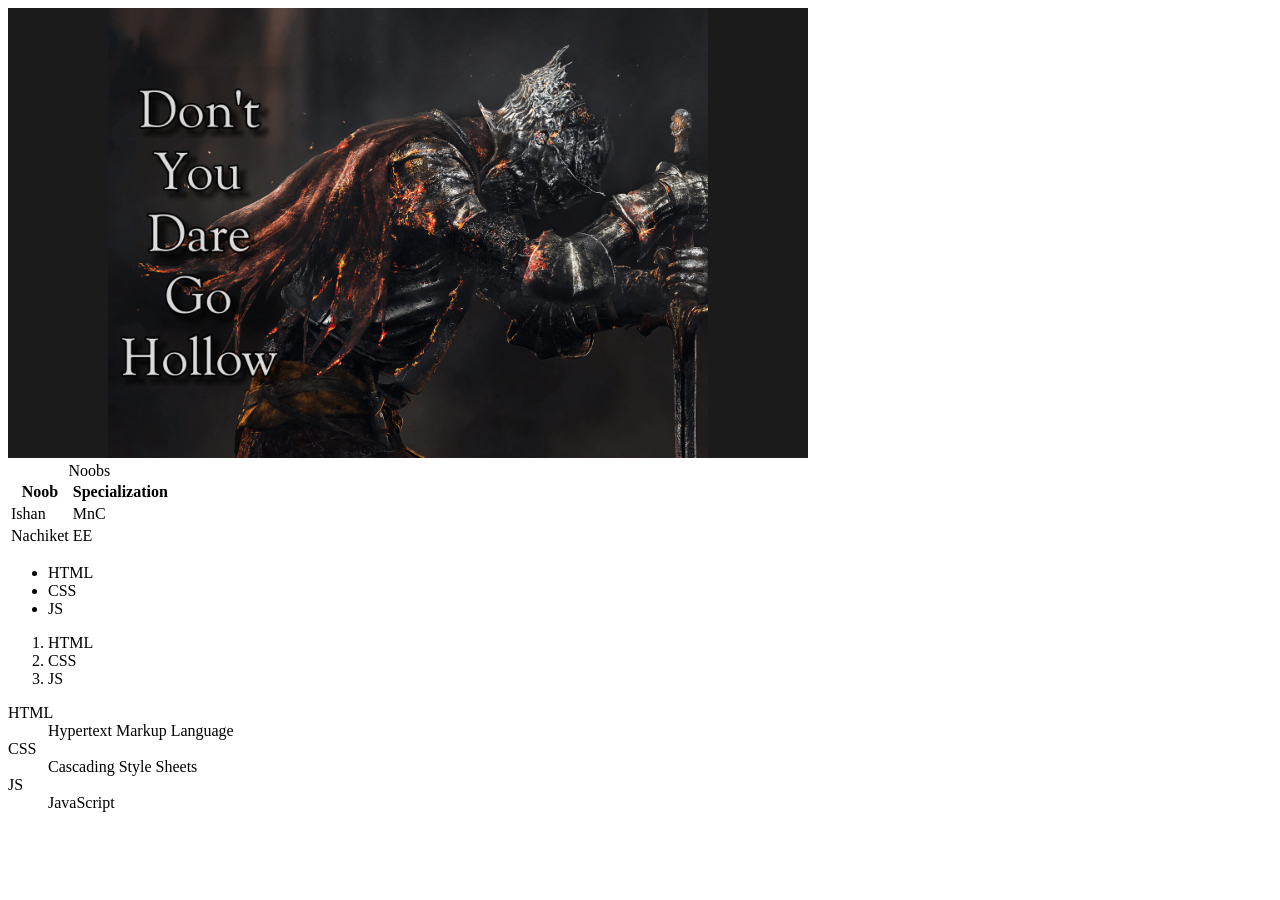
<file: Starting/index.html>
<!DOCTYPE html>
<html lang="en">
<head>
    <meta charset="UTF-8">
    <meta name="viewport" content="width=device-width, initial-scale=1.0">
    <title>Images</title>
</head>
<body>
    <img width="800" src="Screenshot 2024-09-21 224440.png" alt="Image">
    <table>
        <caption font-weight="bold">Noobs</caption>
        <thead>
            <tr>
                <th font-weight="bold" colspan="2">Noob </th>
                <th colspan="2">Specialization</th>
            </tr>
        </thead>
        <tbody>
            <tr>
                <td colspan="2">Ishan</td>
                <td colspan="2">MnC</td>
            </tr>
            <tr>
                <td colspan="2">Nachiket</td>
                <td colspan="2">EE</td>
            </tr>
        </tbody>
    </table>
    <ul>
        <li>HTML</li>
        <li>CSS</li>
        <li>JS</li>
    </ul>
    <ol>
        <li>HTML</li>
        <li>CSS</li>
        <li>JS</li>
    </ol>
    <dl type="Horizontal"> 
        <dt>HTML</dt>
        <dd>Hypertext Markup Language</dd>
        <dt>CSS</dt>
        <dd>Cascading Style Sheets</dd>
        <dt>JS</dt>
        <dd>JavaScript</dd>
    </dl>
</body>
</html>
</file>
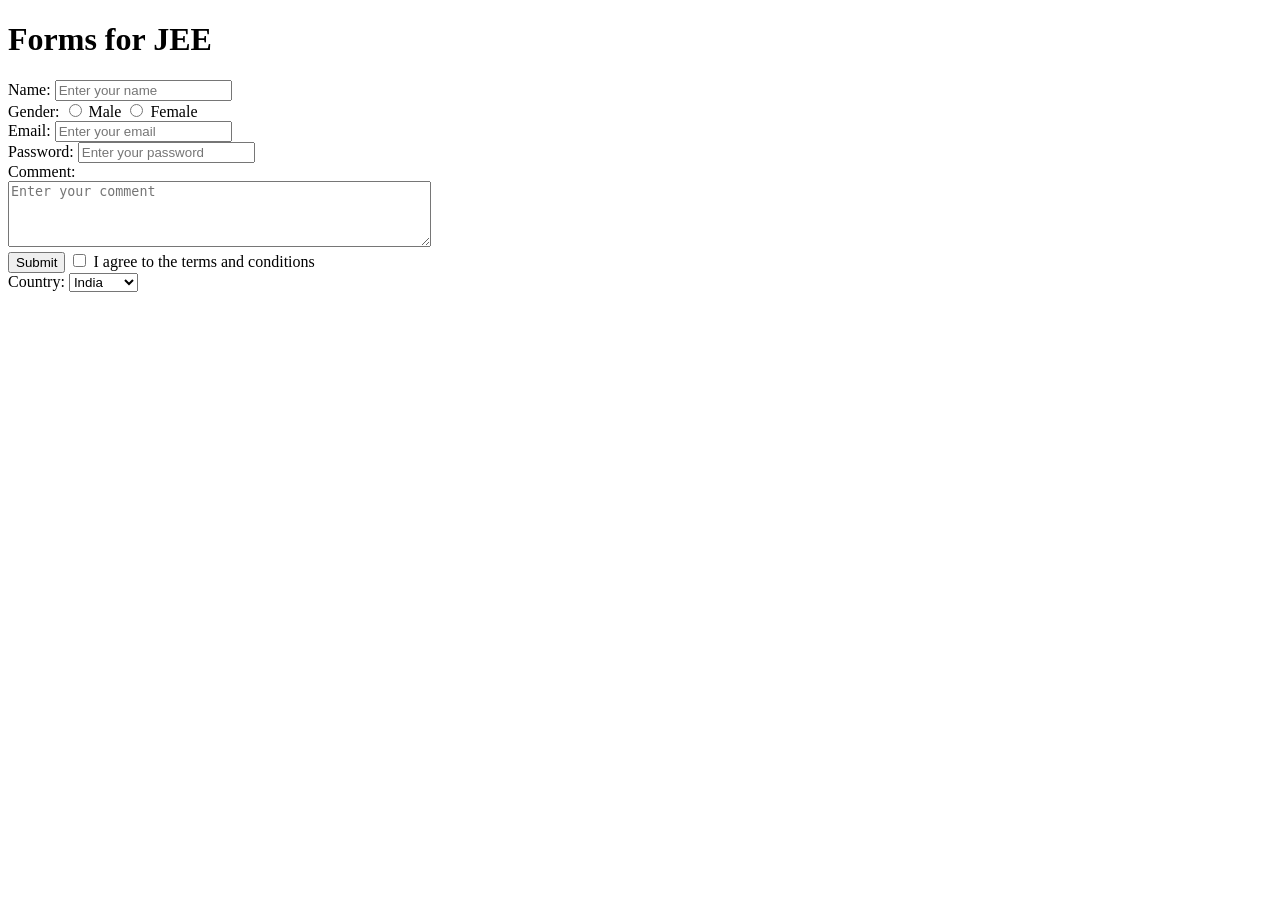
<file: Struggling1/index.html>
<!DOCTYPE html>
<html lang="en">
<head>
    <meta charset="UTF-8">
    <meta name="viewport" content="width=device-width, initial-scale=1.0">
    <title>Document</title>
</head>
<body>
    <h1>Forms for JEE</h1>
    <form action="post">
        <div>
            <label for="name">Name:</label>
            <input type="text" name="name" placeholder="Enter your name">
        </div>
        <div>
            <label for="gender">Gender:</label>
            <input type="radio" name="gender" value="male" id="male">
            <label for="male">Male</label>
            <input type="radio" name="gender" value="female" id="female">
            <label for="female">Female</label>
        </div>
        <div>
            <label for="email">Email:</label>
            <input type="email" name="email" placeholder="Enter your email">
        </div>
        <div>
            <label for="password">Password:</label>
            <input type="password" name="password" placeholder="Enter your password">
        </div>
        <div>
            <label for="Comment">Comment:</label>
            <br>
            <textarea name="Comment" placeholder="Enter your comment" rows="4" cols="50"></textarea>
        </div>
        <button type="submit">Submit</button>
        <input type="checkbox" name="terms" id="terms">
        <label for="terms">I agree to the terms and conditions</label>
        <div>
            <label for="country">Country:</label>
            <select name="country" id="country">
                <option value="India">India</option>
                <option value="USA">USA</option>
                <option value="UK">UK</option>
                <option value="Canada">Canada</option>
            </select>
    </form>
</body>
</html>
</file>
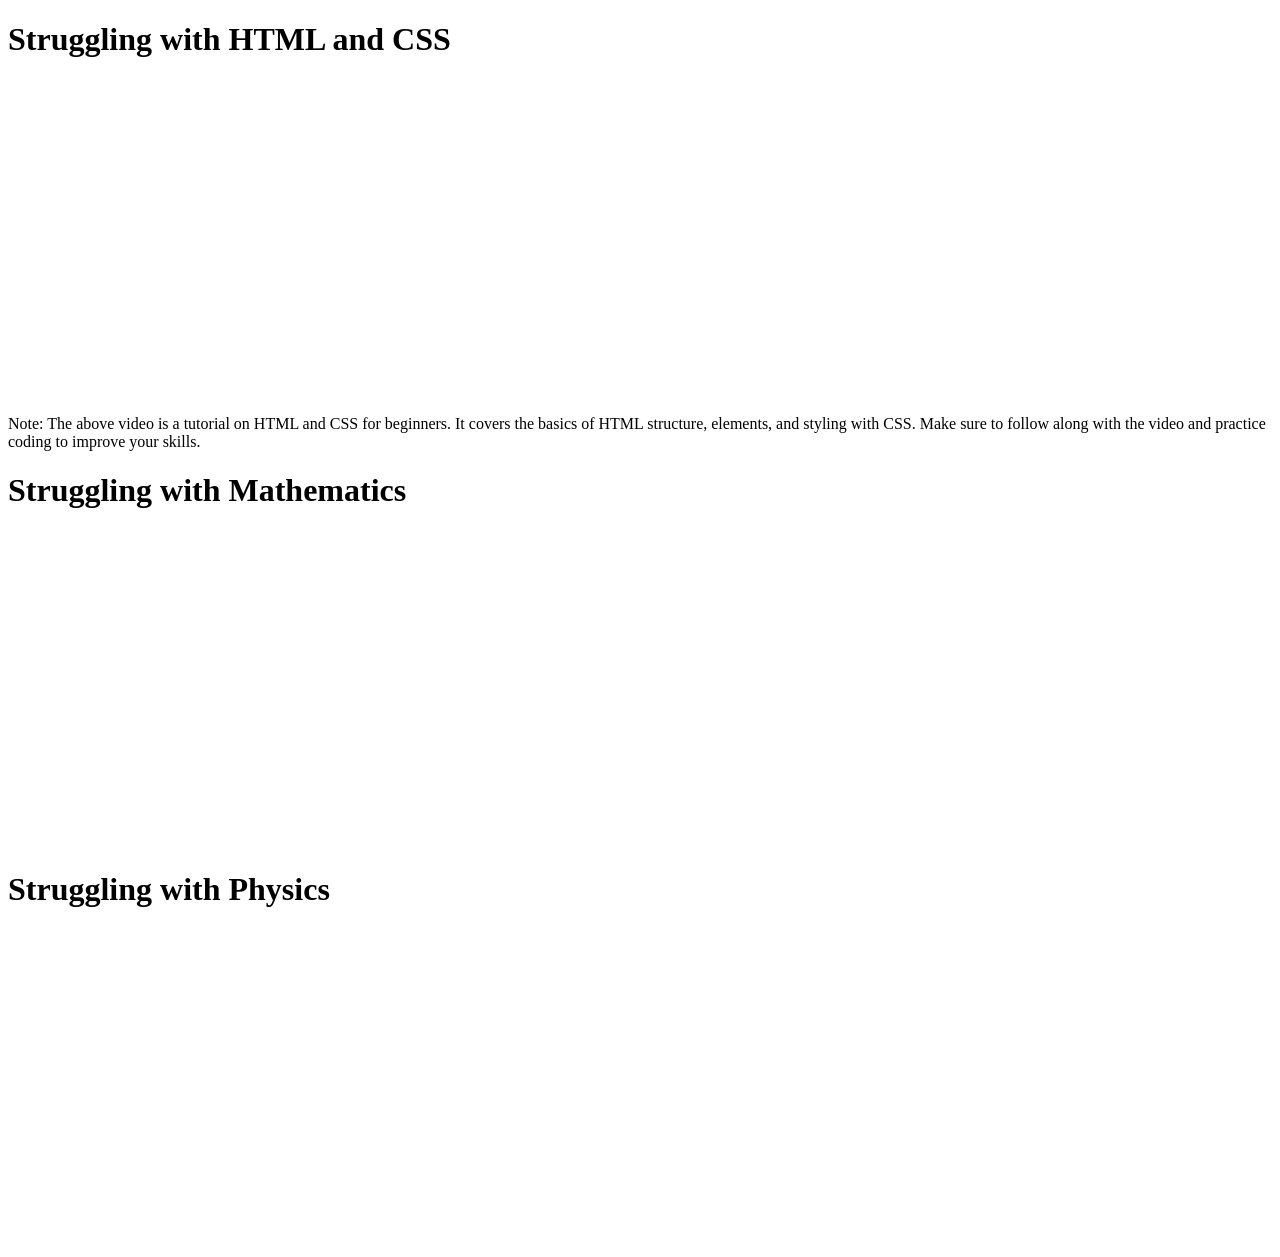
<file: Struggling3/index.html>
<!DOCTYPE html>
<html lang="en">

<head>
    <meta charset="UTF-8">
    <meta name="viewport" content="width=device-width, initial-scale=1.0">
    <title>Document</title>
</head>

<body>
    <div>
        <h1>Struggling with HTML and CSS</h1>
    <iframe width="560" height="315" src="https://www.youtube.com/embed/XZwBNDGuWGU?si=JKWR5SfbCn6aoGHY" title="YouTube video player" frameborder="0" allow="accelerometer; autoplay; clipboard-write; encrypted-media; gyroscope; picture-in-picture; web-share" referrerpolicy="strict-origin-when-cross-origin" allowfullscreen></iframe>
    </div>
    <p font-size="26px">Note: The above video is a tutorial on HTML and CSS for beginners. It covers the basics of HTML structure, elements, and styling with CSS. Make sure to follow along with the video and practice coding to improve your skills.</p>
    <div>
        <h1>Struggling with Mathematics</h1>
    <iframe width="560" height="315" src="https://www.youtube.com/embed/kL2yVY7q2xo?si=Zk65WyWKQPOhACx2" title="YouTube video player" frameborder="0" allow="accelerometer; autoplay; clipboard-write; encrypted-media; gyroscope; picture-in-picture; web-share" referrerpolicy="strict-origin-when-cross-origin" allowfullscreen></iframe>
</div>
<div>
    <h1>Struggling with Physics</h1>
    <iframe width="560" height="315" src="https://www.youtube.com/embed/Mm9zqLPbXzY?si=dZ_NFJw17akE8IUB" title="YouTube video player" frameborder="0" allow="accelerometer; autoplay; clipboard-write; encrypted-media; gyroscope; picture-in-picture; web-share" referrerpolicy="strict-origin-when-cross-origin" allowfullscreen></iframe>    
</body>

</html>
</file>
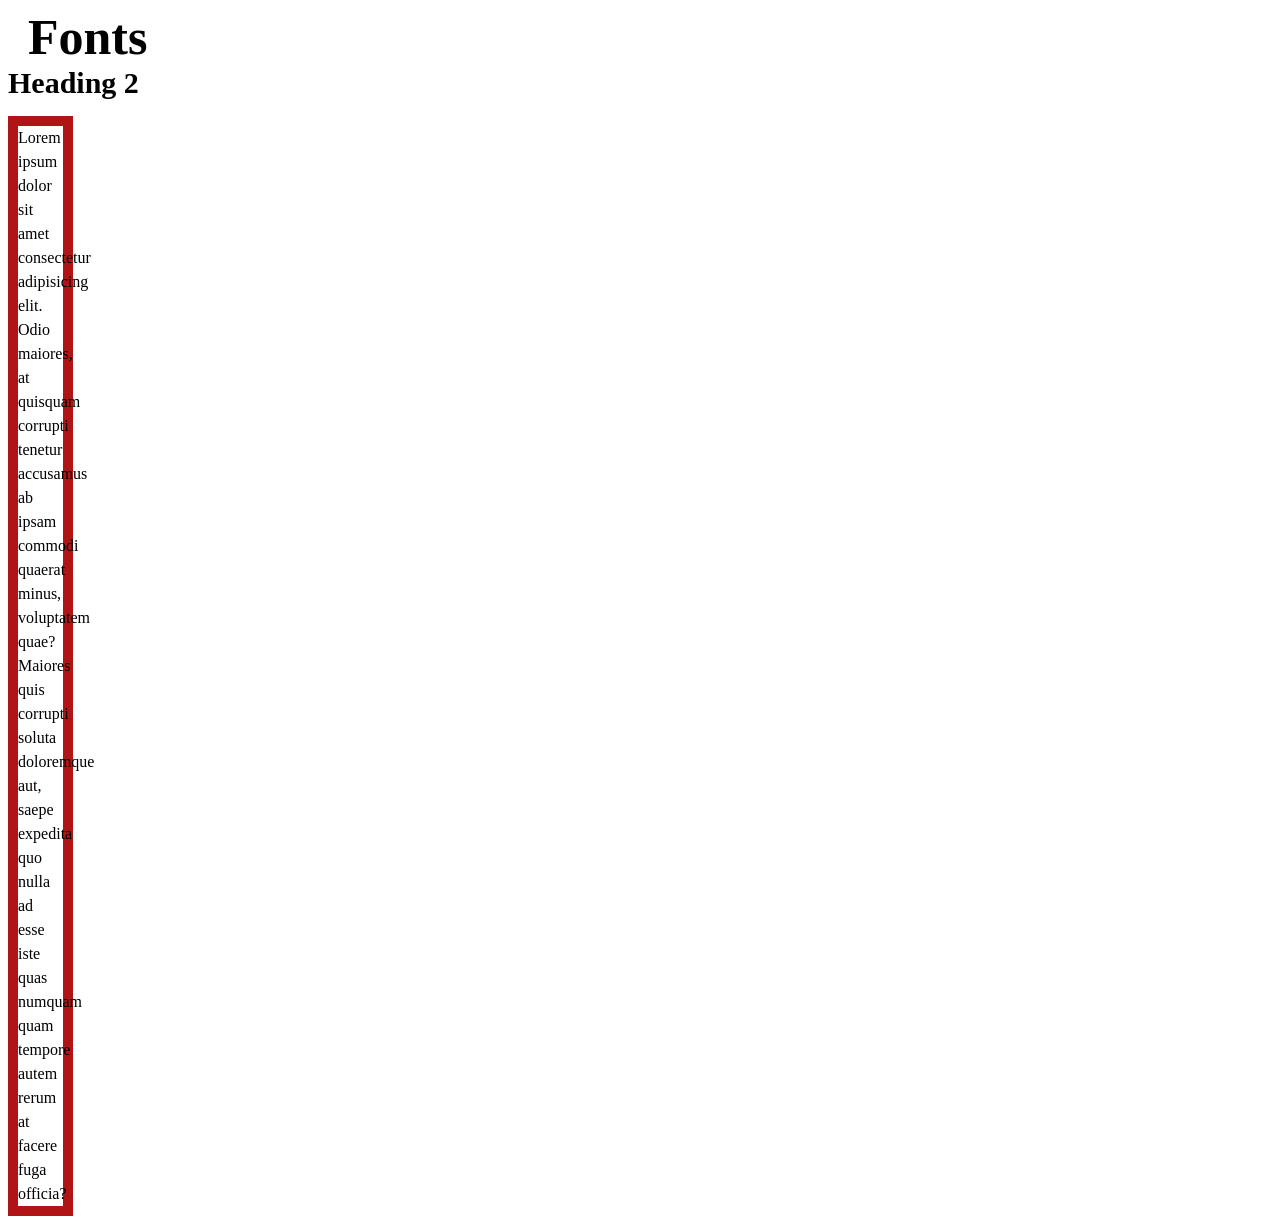
<file: Struggling5/index.html>
<!DOCTYPE html>
<html lang="en">
<head>
    <meta charset="UTF-8">
    <meta name="viewport" content="width=device-width, initial-scale=1.0">
    <title>Document</title>
    <style>
        h1{
            font-family: 'Merryweather', serif;
            font-size: 50px;
            margin: 0px;
            font-weight: 700;
            text-indent: 20px;
        }
        h2{
            font-family: 'Baloo 2', cursive;
            font-size: 30px;
            margin: 0px;
        }
        p{
            border: 10px solid rgb(176, 20, 20);
            width: 45px;
            line-height: 1.5;
            overflow: ellipsis;
        }
    </style>
</head>
<body>
    <div>
       <h1>Fonts</h1>
       <h2>Heading 2</h2>
    </div>
    <p>Lorem ipsum dolor sit amet consectetur adipisicing elit. Odio maiores, at quisquam corrupti tenetur accusamus ab ipsam commodi quaerat minus, voluptatem quae? Maiores quis corrupti soluta doloremque aut, saepe expedita quo nulla ad esse iste quas numquam quam tempore autem rerum at facere fuga officia?</p>
    
</body>
</html>
</file>
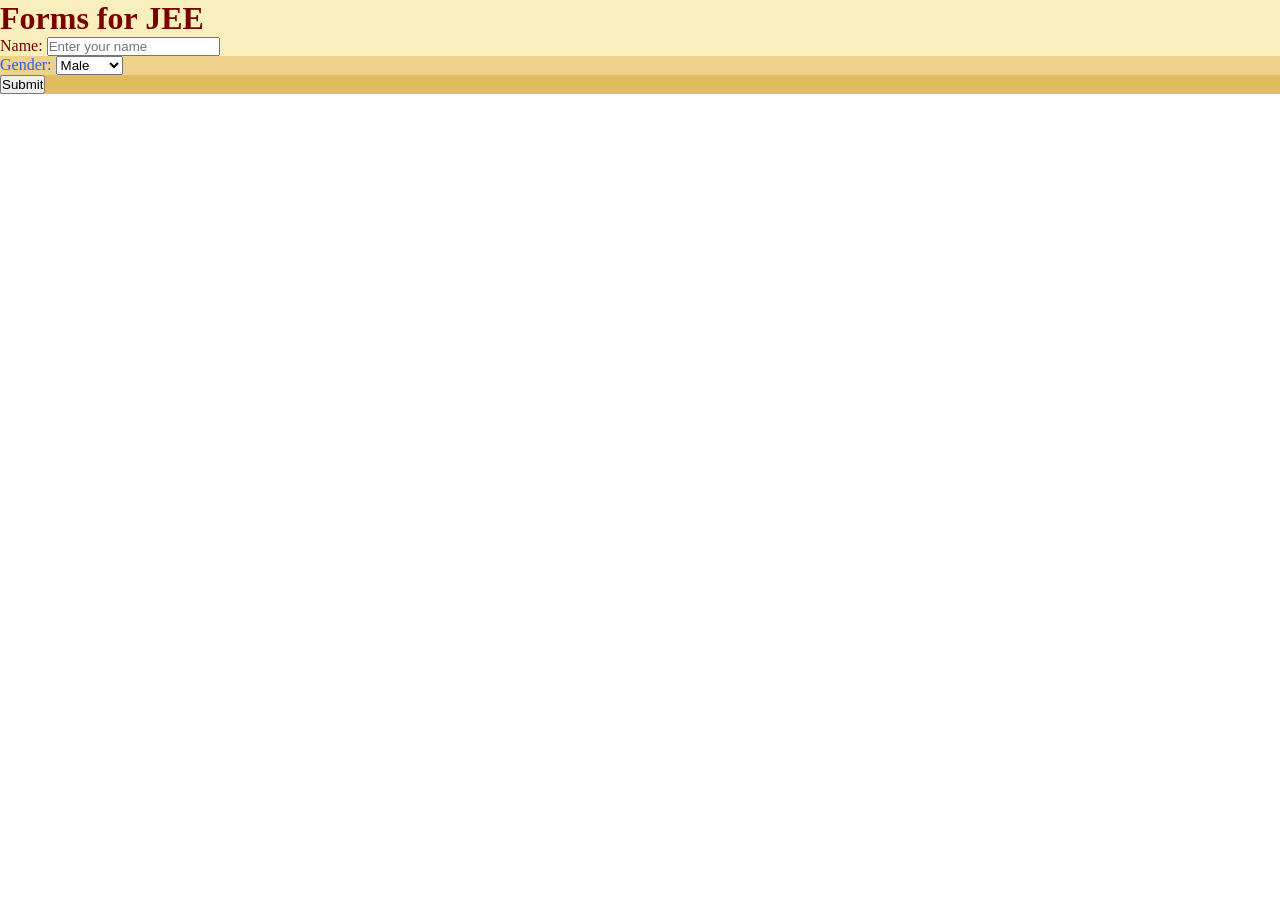
<file: Stuggling4/index.html>
<!DOCTYPE html>
<html lang="en">
<head>
    <meta charset="UTF-8">
    <meta name="viewport" content="width=device-width, initial-scale=1.0">
    <title>Document</title>
    <style>
          .container{
            background-color: #f0db686f;
            color: #790000;
          }
          .gender{
            background-color: #efd289;
            color: #2660f3;
          }
          .submit{
            background-color: #e1bc5f;
          }
          *{
            margin:0;
            padding:0;
        }
    </style>
</head>
<body>
    <div class="container">
        <h1>Forms for JEE</h1>
        <form action="post">
            <div>
                <label for="name">Name:</label>
                <input type="text" name="name" placeholder="Enter your name">
            </div>
            <div class="gender">
                <label for="gender">Gender:</label>
                <select name="gender">
                    <option value="male">Male</option>
                    <option value="female">Female</option>
                </select>
            </div>
            <div class="submit">
                <input type="submit" value="Submit">
            </div>
        </form>
    </div>
</body>
</html>
</file>
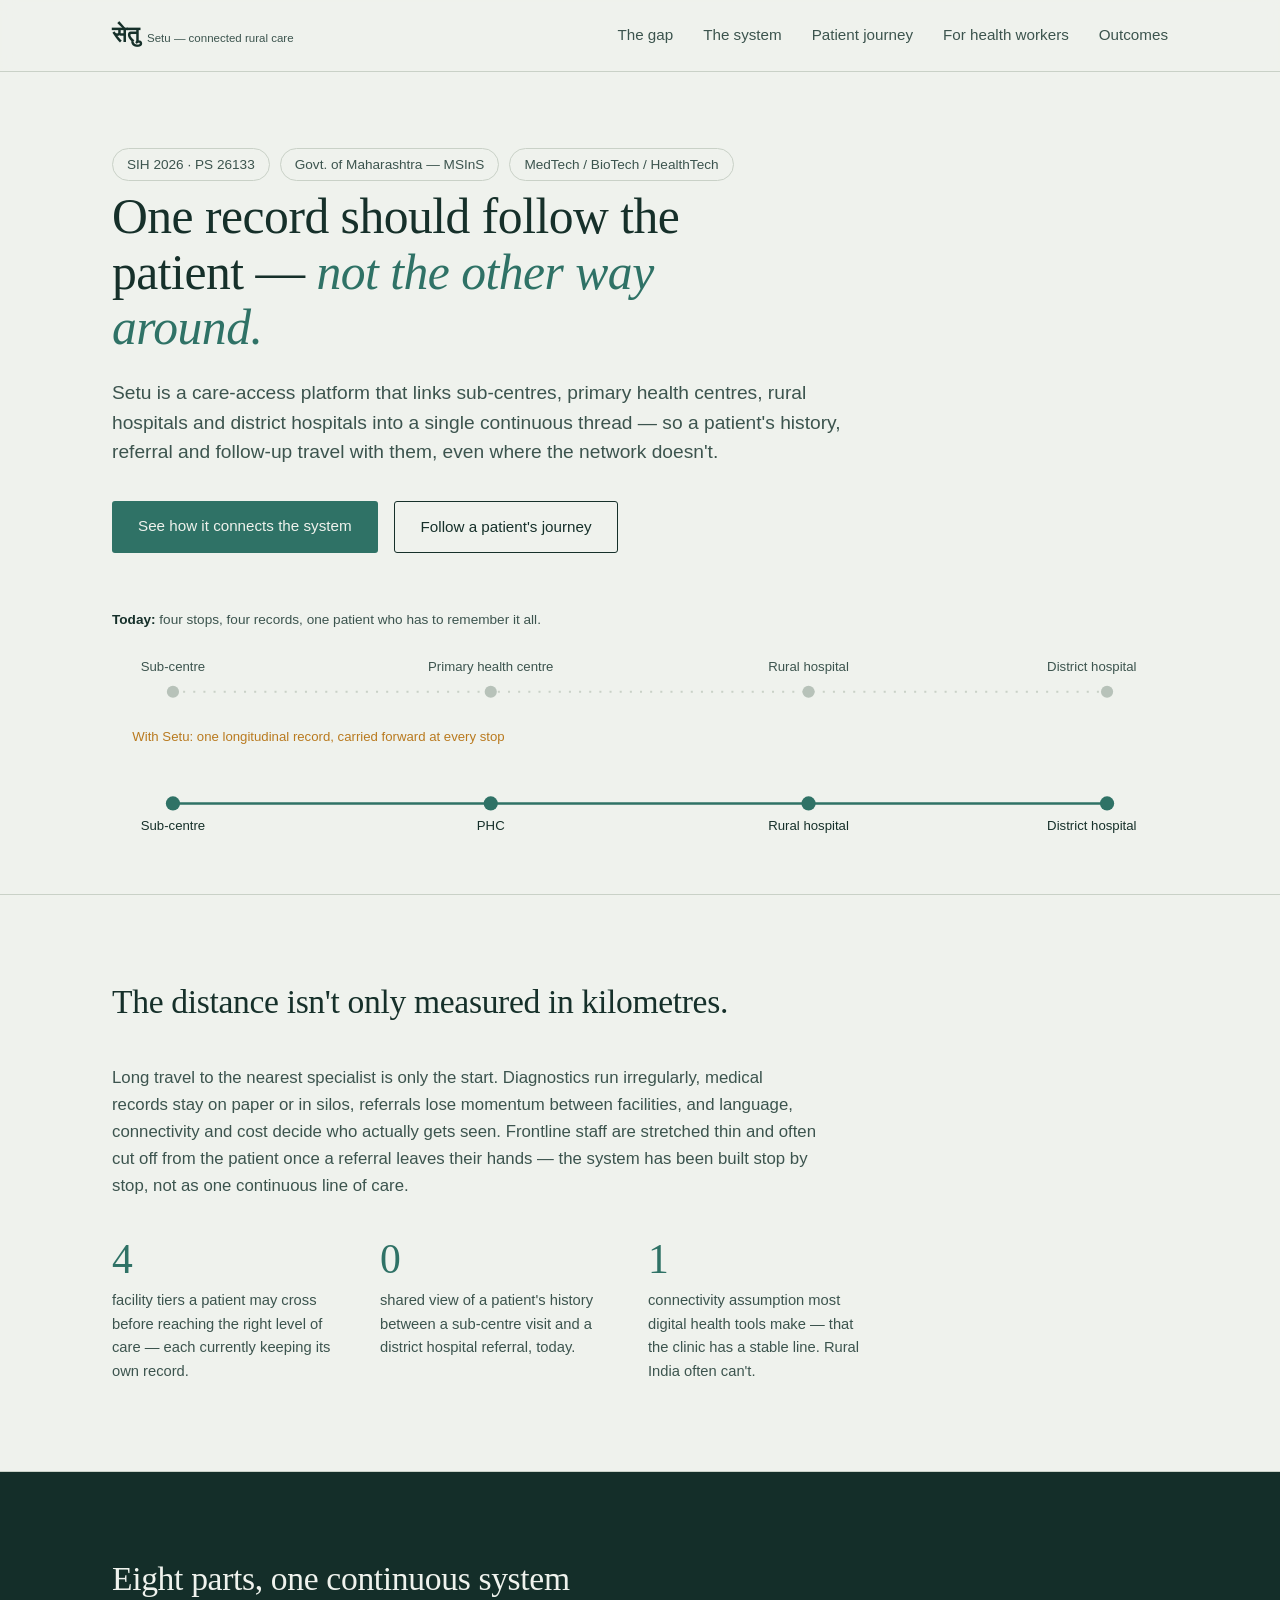
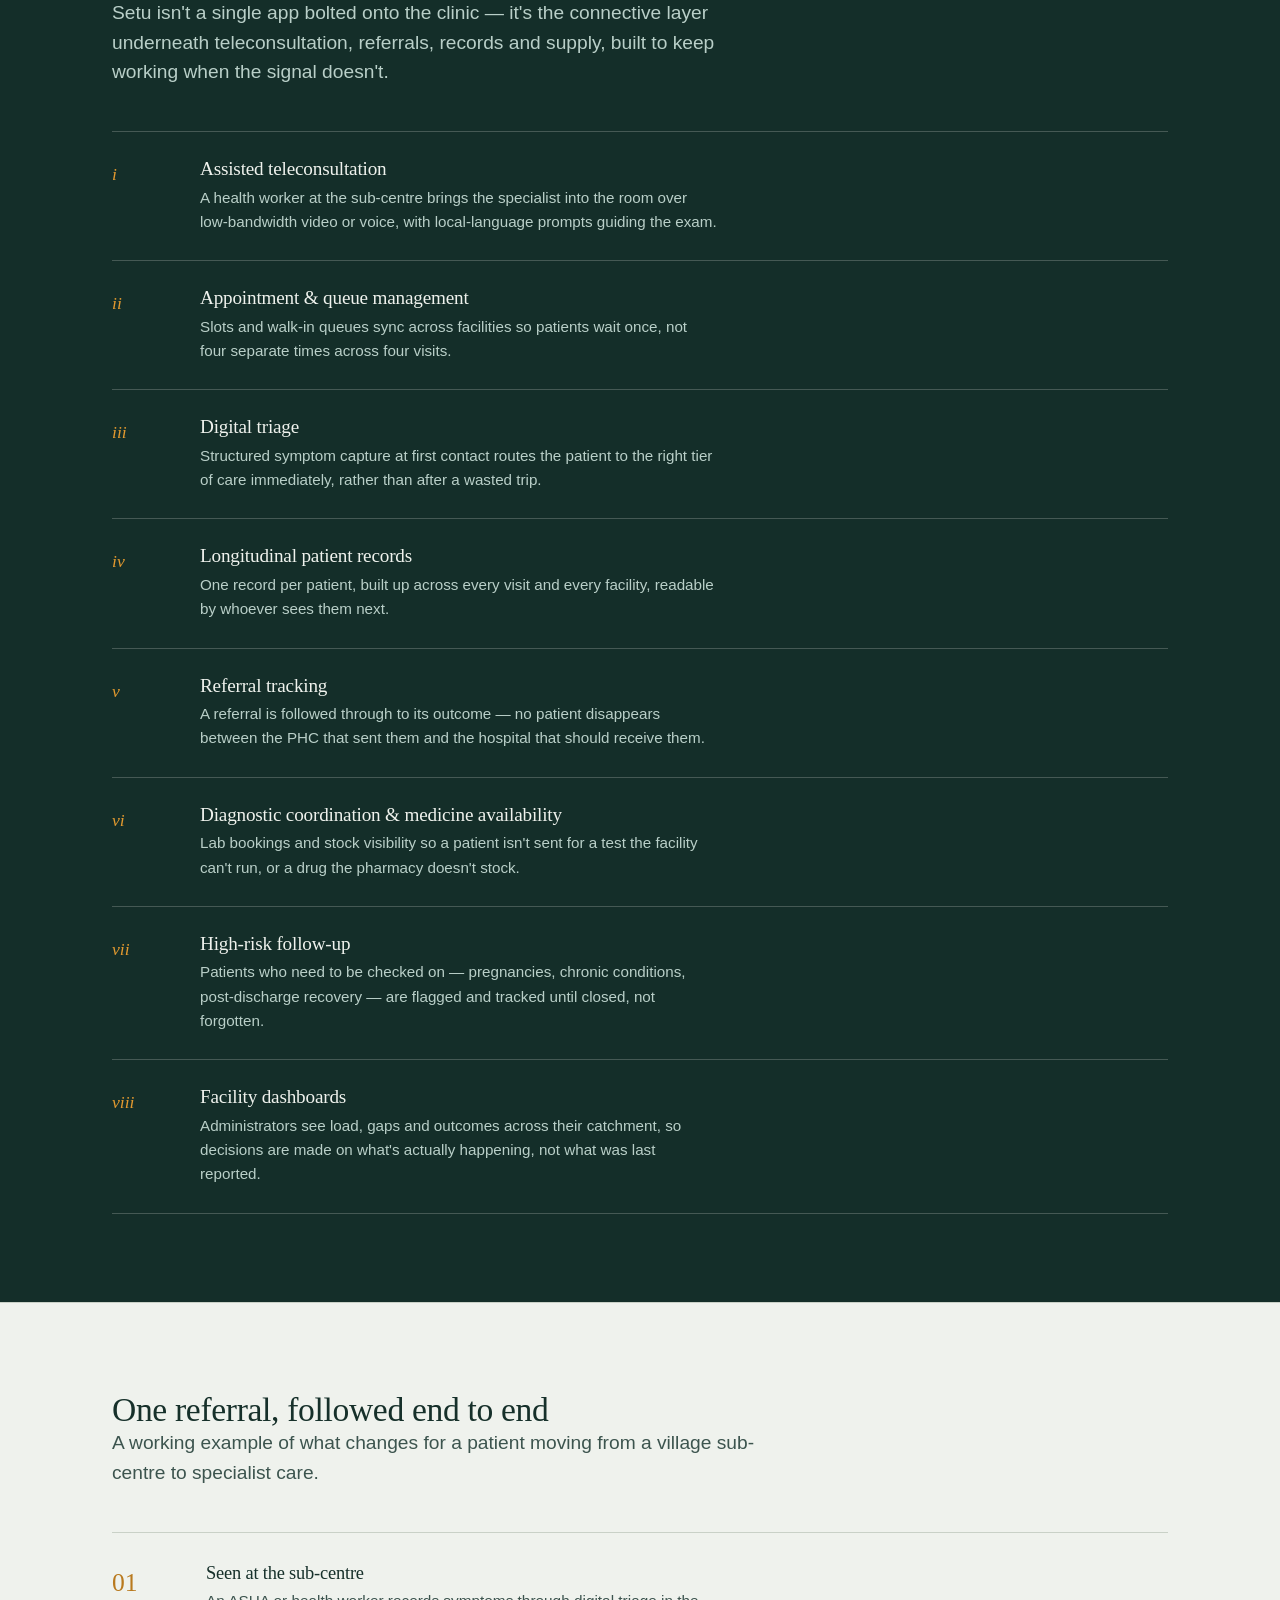
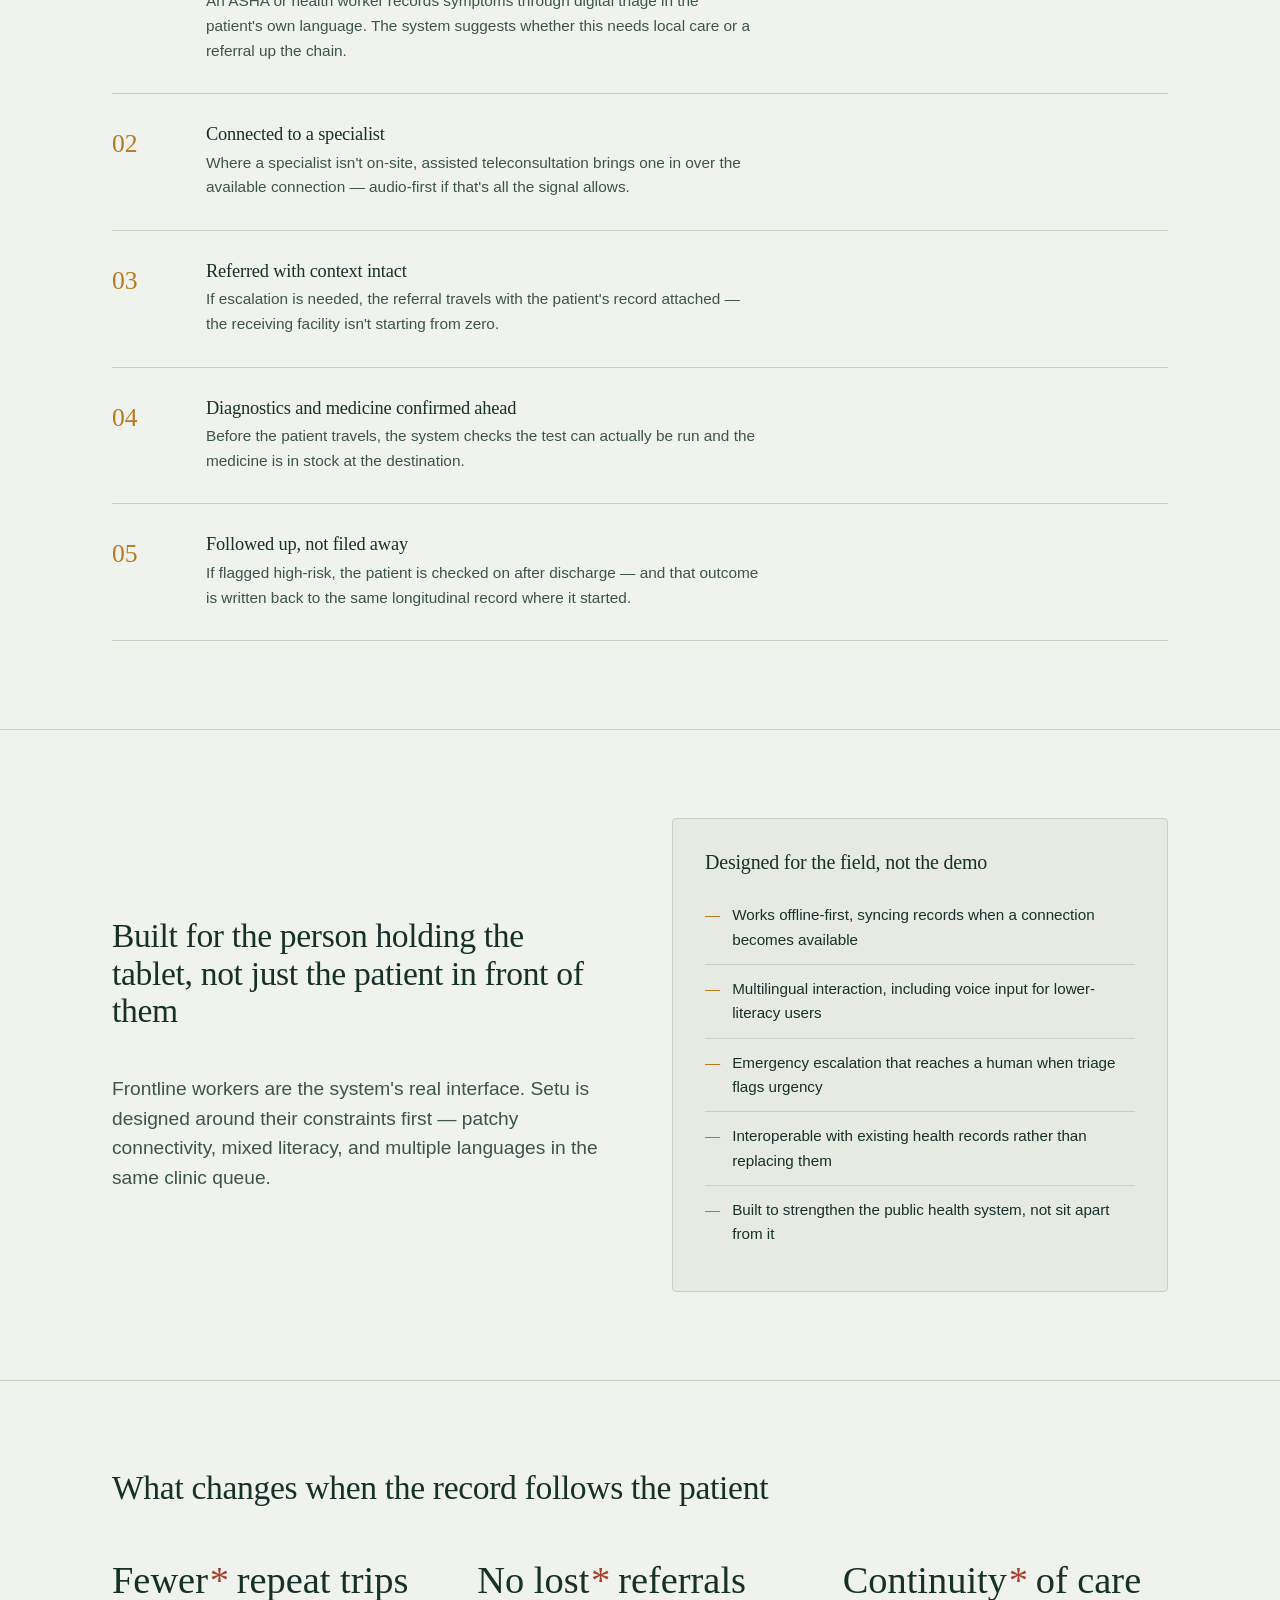
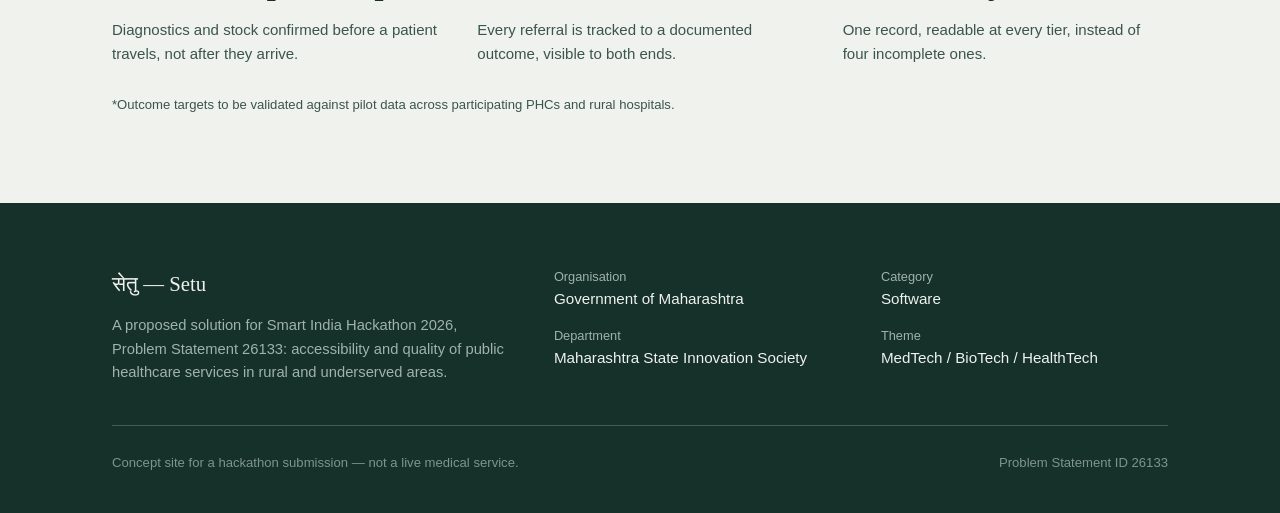
<file: Setu — Connected care for rural Maharashtra.html>
<!DOCTYPE html>
<!-- saved from url=(0050)file:///C:/Users/nicec/Downloads/index.html#system -->
<html lang="en"><head><meta http-equiv="Content-Type" content="text/html; charset=UTF-8">

<meta name="viewport" content="width=device-width, initial-scale=1.0">
<title>Setu — Connected care for rural Maharashtra</title>
<link rel="preconnect" href="https://fonts.googleapis.com/">
<link href="./Setu — Connected care for rural Maharashtra_files/css2" rel="stylesheet">
<style>
  :root{
    --paper: #EFF2ED;
    --paper-dim: #E6EAE2;
    --ink: #16302A;
    --ink-soft: #3C544E;
    --teal: #2F7266;
    --teal-deep: #142E29;
    --marigold: #E2992F;
    --marigold-deep: #B97A1F;
    --rust: #A83E2C;
    --line: #C9D1C7;
    --line-on-dark: rgba(239,242,237,0.22);
    --serif: "Newsreader", Georgia, serif;
    --sans: "IBM Plex Sans", -apple-system, sans-serif;
  }
  *{box-sizing:border-box; margin:0; padding:0;}
  html{scroll-behavior:smooth;}
  body{
    background:var(--paper);
    color:var(--ink);
    font-family:var(--sans);
    font-size:16px;
    line-height:1.6;
    -webkit-font-smoothing:antialiased;
  }
  a{color:inherit;}
  img,svg{display:block; max-width:100%;}
  .wrap{max-width:1120px; margin:0 auto; padding:0 32px;}
  @media(max-width:640px){ .wrap{padding:0 20px;} }

  h1,h2,h3{font-family:var(--serif); font-weight:500; line-height:1.12; letter-spacing:-0.01em;}
  .lede{font-size:1.2rem; line-height:1.55; color:var(--ink-soft); max-width:38em;}
  .col{max-width:42em;}

  /* header */
  header{
    position:sticky; top:0; z-index:50;
    background:rgba(239,242,237,0.9);
    backdrop-filter:blur(8px);
    border-bottom:1px solid var(--line);
  }
  .nav{
    display:flex; align-items:center; justify-content:space-between;
    padding:18px 32px; max-width:1120px; margin:0 auto;
  }
  .brand{
    font-family:var(--serif); font-size:1.35rem; font-weight:600;
    display:flex; align-items:baseline; gap:8px;
  }
  .brand small{font-family:var(--sans); font-weight:400; font-size:0.72rem; color:var(--ink-soft);}
  nav.links{display:flex; gap:30px; font-size:0.95rem;}
  nav.links a{text-decoration:none; color:var(--ink-soft); transition:color .15s;}
  nav.links a:hover{color:var(--teal);}
  @media(max-width:760px){ nav.links{display:none;} }

  /* hero */
  .hero{padding:76px 0 40px;}
  .hero h1{font-size:3.1rem; max-width:14em; margin-bottom:22px;}
  .hero h1 em{font-style:italic; color:var(--teal);}
  @media(max-width:640px){ .hero h1{font-size:2.1rem;} }
  .hero .lede{margin-bottom:34px;}
  .tag-row{display:flex; gap:10px; flex-wrap:wrap; margin-bottom:8px; font-size:0.85rem; color:var(--ink-soft);}
  .tag-row span{border:1px solid var(--line); border-radius:100px; padding:5px 14px;}

  /* pathway diagram */
  .pathway{margin-top:56px;}
  .pathway-label{font-size:0.85rem; color:var(--ink-soft); margin-bottom:10px;}
  .pathway-label b{color:var(--ink);}
  svg text{font-family:var(--sans);}

  /* section rhythm */
  section{padding:88px 0;}
  section + section{border-top:1px solid var(--line);}
  .section-head{margin-bottom:44px;}
  .section-head h2{font-size:2.1rem;}
  @media(max-width:640px){ .section-head h2{font-size:1.6rem;} section{padding:60px 0;} }

  /* problem section */
  .stat-row{display:flex; gap:48px; flex-wrap:wrap; margin-top:40px;}
  .stat{max-width:220px;}
  .stat .num{font-family:var(--serif); font-size:2.6rem; color:var(--teal); line-height:1;}
  .stat p{font-size:0.92rem; color:var(--ink-soft); margin-top:8px;}

  /* system / dark band */
  .system{background:var(--teal-deep); color:var(--paper);}
  .system .section-head p{color:#B9CFC8;}
  .system .lede{color:#B9CFC8;}
  .modules{display:flex; flex-direction:column; margin-top:20px;}
  .module{
    display:grid; grid-template-columns:64px 1fr; gap:24px;
    padding:26px 0; border-top:1px solid var(--line-on-dark);
  }
  .modules .module:last-child{border-bottom:1px solid var(--line-on-dark);}
  .module .mk{font-family:var(--serif); font-style:italic; font-size:1.1rem; color:var(--marigold); padding-top:2px;}
  .module h3{font-size:1.2rem; font-weight:500; color:var(--paper); margin-bottom:6px;}
  .module p{font-size:0.95rem; color:#B9CFC8; max-width:34em;}
  @media(max-width:640px){ .module{grid-template-columns:1fr; gap:6px;} }

  /* journey - numbered sequence, justified: it's an actual pathway */
  .journey-list{margin-top:8px; border-top:1px solid var(--line);}
  .journey-item{
    display:grid; grid-template-columns:70px 1fr; gap:24px;
    padding:30px 0; border-bottom:1px solid var(--line);
    align-items:start;
  }
  .journey-item .n{font-family:var(--serif); font-size:1.6rem; color:var(--marigold-deep);}
  .journey-item h3{font-size:1.15rem; font-weight:500; margin-bottom:6px;}
  .journey-item p{color:var(--ink-soft); font-size:0.96rem; max-width:36em;}
  @media(max-width:640px){ .journey-item{grid-template-columns:1fr; gap:4px;} }

  /* frontline split */
  .split{display:grid; grid-template-columns:1fr 1fr; gap:64px; align-items:center;}
  @media(max-width:800px){ .split{grid-template-columns:1fr; gap:36px;} }
  .field-card{
    background:var(--paper-dim);
    border:1px solid var(--line);
    border-radius:4px;
    padding:32px;
  }
  .field-card ul{list-style:none; margin-top:18px;}
  .field-card li{
    padding:12px 0; border-top:1px solid var(--line);
    display:flex; gap:12px; font-size:0.95rem;
  }
  .field-card li:first-child{border-top:none;}
  .field-card li::before{content:"—"; color:var(--marigold-deep); flex-shrink:0;}

  /* impact */
  .impact-row{display:grid; grid-template-columns:repeat(3,1fr); gap:40px; margin-top:44px;}
  @media(max-width:760px){ .impact-row{grid-template-columns:1fr; gap:32px;} }
  .impact-item .num{font-family:var(--serif); font-size:2.4rem; color:var(--ink);}
  .impact-item .num span{color:var(--rust); font-style:italic;}
  .impact-item p{color:var(--ink-soft); font-size:0.94rem; margin-top:6px;}

  /* footer */
  footer{background:var(--ink); color:var(--paper); padding:64px 0 40px;}
  footer .foot-grid{display:grid; grid-template-columns:1.4fr 1fr 1fr; gap:40px; padding-bottom:40px; border-bottom:1px solid var(--line-on-dark);}
  @media(max-width:760px){ footer .foot-grid{grid-template-columns:1fr; gap:28px;} }
  footer h4{font-family:var(--serif); font-size:1.3rem; font-weight:500; margin-bottom:14px;}
  footer p{color:#9FB3AC; font-size:0.92rem; max-width:30em;}
  footer .meta dt{color:#9FB3AC; font-size:0.8rem;}
  footer .meta dd{margin-bottom:14px; font-size:0.95rem;}
  .foot-bottom{display:flex; justify-content:space-between; padding-top:26px; font-size:0.82rem; color:#7E958D; flex-wrap:wrap; gap:10px;}

  .btn{
    display:inline-block; background:var(--teal); color:var(--paper);
    padding:13px 26px; border-radius:3px; text-decoration:none;
    font-size:0.95rem; font-weight:500; transition:background .15s;
  }
  .btn:hover{background:var(--teal-deep);}
  .btn.ghost{background:transparent; border:1px solid var(--ink); color:var(--ink);}
  .btn.ghost:hover{background:var(--ink); color:var(--paper);}
  .btn-row{display:flex; gap:16px; flex-wrap:wrap;}

  @media (prefers-reduced-motion: reduce){
    html{scroll-behavior:auto;}
    .draw{stroke-dashoffset:0 !important; transition:none !important;}
  }
</style>
</head>
<body>

<header>
  <div class="nav">
    <div class="brand">सेतु <small>Setu — connected rural care</small></div>
    <nav class="links">
      <a href="file:///C:/Users/nicec/Downloads/index.html#problem">The gap</a>
      <a href="file:///C:/Users/nicec/Downloads/index.html#system">The system</a>
      <a href="file:///C:/Users/nicec/Downloads/index.html#journey">Patient journey</a>
      <a href="file:///C:/Users/nicec/Downloads/index.html#frontline">For health workers</a>
      <a href="file:///C:/Users/nicec/Downloads/index.html#impact">Outcomes</a>
    </nav>
  </div>
</header>

<section class="hero">
  <div class="wrap">
    <div class="tag-row">
      <span>SIH 2026 · PS 26133</span>
      <span>Govt. of Maharashtra — MSInS</span>
      <span>MedTech / BioTech / HealthTech</span>
    </div>
    <h1>One record should follow the patient — <em>not the other way around.</em></h1>
    <p class="lede">Setu is a care-access platform that links sub-centres, primary health centres, rural hospitals and district hospitals into a single continuous thread — so a patient's history, referral and follow-up travel with them, even where the network doesn't.</p>
    <div class="btn-row">
      <a class="btn" href="file:///C:/Users/nicec/Downloads/index.html#system">See how it connects the system</a>
      <a class="btn ghost" href="file:///C:/Users/nicec/Downloads/index.html#journey">Follow a patient's journey</a>
    </div>

    <div class="pathway">
      <div class="pathway-label"><b>Today:</b> four stops, four records, one patient who has to remember it all.</div>
      <svg viewBox="0 0 1040 210" width="100%" role="img" aria-label="Diagram showing disconnected health facilities today, connected by Setu below">
        <!-- broken line today -->
        <g id="today-row">
          <line x1="60" y1="50" x2="980" y2="50" stroke="var(--line)" stroke-width="2" stroke-dasharray="2 8"></line>
          <g font-size="13" fill="#3C544E">
            <circle cx="60" cy="50" r="6" fill="#B7C2B9"></circle>
            <text x="60" y="30" text-anchor="middle">Sub-centre</text>
            <circle cx="373" cy="50" r="6" fill="#B7C2B9"></circle>
            <text x="373" y="30" text-anchor="middle">Primary health centre</text>
            <circle cx="686" cy="50" r="6" fill="#B7C2B9"></circle>
            <text x="686" y="30" text-anchor="middle">Rural hospital</text>
            <circle cx="980" cy="50" r="6" fill="#B7C2B9"></circle>
            <text x="965" y="30" text-anchor="middle">District hospital</text>
          </g>
        </g>
        <!-- connected line with Setu -->
        <g id="setu-row" transform="translate(0,110)">
          <path class="draw" d="M60,50 L980,50" stroke="#2F7266" stroke-width="2.5" fill="none" stroke-dasharray="920" stroke-dashoffset="920" style="transition: stroke-dashoffset 1.4s; stroke-dashoffset: 0;"></path>
          <g font-size="13" fill="#16302A">
            <circle cx="60" cy="50" r="7" fill="#2F7266"></circle>
            <text x="60" y="76" text-anchor="middle">Sub-centre</text>
            <circle cx="373" cy="50" r="7" fill="#2F7266"></circle>
            <text x="373" y="76" text-anchor="middle">PHC</text>
            <circle cx="686" cy="50" r="7" fill="#2F7266"></circle>
            <text x="686" y="76" text-anchor="middle">Rural hospital</text>
            <circle cx="980" cy="50" r="7" fill="#2F7266"></circle>
            <text x="965" y="76" text-anchor="middle">District hospital</text>
          </g>
          <text x="20" y="-12" font-size="13" fill="#B97A1F">With Setu: one longitudinal record, carried forward at every stop</text>
        </g>
      </svg>
    </div>
  </div>
</section>

<section id="problem">
  <div class="wrap">
    <div class="section-head col">
      <h2>The distance isn't only measured in kilometres.</h2>
    </div>
    <p class="col" style="color:var(--ink-soft); font-size:1.05rem;">
      Long travel to the nearest specialist is only the start. Diagnostics run irregularly, medical records stay on paper or in silos, referrals lose momentum between facilities, and language, connectivity and cost decide who actually gets seen. Frontline staff are stretched thin and often cut off from the patient once a referral leaves their hands — the system has been built stop by stop, not as one continuous line of care.
    </p>
    <div class="stat-row">
      <div class="stat">
        <div class="num">4</div>
        <p>facility tiers a patient may cross before reaching the right level of care — each currently keeping its own record.</p>
      </div>
      <div class="stat">
        <div class="num">0</div>
        <p>shared view of a patient's history between a sub-centre visit and a district hospital referral, today.</p>
      </div>
      <div class="stat">
        <div class="num">1</div>
        <p>connectivity assumption most digital health tools make — that the clinic has a stable line. Rural India often can't.</p>
      </div>
    </div>
  </div>
</section>

<section id="system" class="system">
  <div class="wrap">
    <div class="section-head col">
      <h2>Eight parts, one continuous system</h2>
      <p class="lede">Setu isn't a single app bolted onto the clinic — it's the connective layer underneath teleconsultation, referrals, records and supply, built to keep working when the signal doesn't.</p>
    </div>
    <div class="modules">
      <div class="module"><div class="mk">i</div><div><h3>Assisted teleconsultation</h3><p>A health worker at the sub-centre brings the specialist into the room over low-bandwidth video or voice, with local-language prompts guiding the exam.</p></div></div>
      <div class="module"><div class="mk">ii</div><div><h3>Appointment &amp; queue management</h3><p>Slots and walk-in queues sync across facilities so patients wait once, not four separate times across four visits.</p></div></div>
      <div class="module"><div class="mk">iii</div><div><h3>Digital triage</h3><p>Structured symptom capture at first contact routes the patient to the right tier of care immediately, rather than after a wasted trip.</p></div></div>
      <div class="module"><div class="mk">iv</div><div><h3>Longitudinal patient records</h3><p>One record per patient, built up across every visit and every facility, readable by whoever sees them next.</p></div></div>
      <div class="module"><div class="mk">v</div><div><h3>Referral tracking</h3><p>A referral is followed through to its outcome — no patient disappears between the PHC that sent them and the hospital that should receive them.</p></div></div>
      <div class="module"><div class="mk">vi</div><div><h3>Diagnostic coordination &amp; medicine availability</h3><p>Lab bookings and stock visibility so a patient isn't sent for a test the facility can't run, or a drug the pharmacy doesn't stock.</p></div></div>
      <div class="module"><div class="mk">vii</div><div><h3>High-risk follow-up</h3><p>Patients who need to be checked on — pregnancies, chronic conditions, post-discharge recovery — are flagged and tracked until closed, not forgotten.</p></div></div>
      <div class="module"><div class="mk">viii</div><div><h3>Facility dashboards</h3><p>Administrators see load, gaps and outcomes across their catchment, so decisions are made on what's actually happening, not what was last reported.</p></div></div>
    </div>
  </div>
</section>

<section id="journey">
  <div class="wrap">
    <div class="section-head col">
      <h2>One referral, followed end to end</h2>
      <p class="lede">A working example of what changes for a patient moving from a village sub-centre to specialist care.</p>
    </div>
    <div class="journey-list">
      <div class="journey-item">
        <div class="n">01</div>
        <div><h3>Seen at the sub-centre</h3><p>An ASHA or health worker records symptoms through digital triage in the patient's own language. The system suggests whether this needs local care or a referral up the chain.</p></div>
      </div>
      <div class="journey-item">
        <div class="n">02</div>
        <div><h3>Connected to a specialist</h3><p>Where a specialist isn't on-site, assisted teleconsultation brings one in over the available connection — audio-first if that's all the signal allows.</p></div>
      </div>
      <div class="journey-item">
        <div class="n">03</div>
        <div><h3>Referred with context intact</h3><p>If escalation is needed, the referral travels with the patient's record attached — the receiving facility isn't starting from zero.</p></div>
      </div>
      <div class="journey-item">
        <div class="n">04</div>
        <div><h3>Diagnostics and medicine confirmed ahead</h3><p>Before the patient travels, the system checks the test can actually be run and the medicine is in stock at the destination.</p></div>
      </div>
      <div class="journey-item">
        <div class="n">05</div>
        <div><h3>Followed up, not filed away</h3><p>If flagged high-risk, the patient is checked on after discharge — and that outcome is written back to the same longitudinal record where it started.</p></div>
      </div>
    </div>
  </div>
</section>

<section id="frontline">
  <div class="wrap">
    <div class="split">
      <div>
        <div class="section-head">
          <h2>Built for the person holding the tablet, not just the patient in front of them</h2>
        </div>
        <p class="lede">Frontline workers are the system's real interface. Setu is designed around their constraints first — patchy connectivity, mixed literacy, and multiple languages in the same clinic queue.</p>
      </div>
      <div class="field-card">
        <h3 style="font-family:var(--serif); font-weight:500; font-size:1.25rem;">Designed for the field, not the demo</h3>
        <ul>
          <li>Works offline-first, syncing records when a connection becomes available</li>
          <li>Multilingual interaction, including voice input for lower-literacy users</li>
          <li>Emergency escalation that reaches a human when triage flags urgency</li>
          <li>Interoperable with existing health records rather than replacing them</li>
          <li>Built to strengthen the public health system, not sit apart from it</li>
        </ul>
      </div>
    </div>
  </div>
</section>

<section id="impact">
  <div class="wrap">
    <div class="section-head col">
      <h2>What changes when the record follows the patient</h2>
    </div>
    <div class="impact-row">
      <div class="impact-item"><div class="num">Fewer<span>*</span> repeat trips</div><p>Diagnostics and stock confirmed before a patient travels, not after they arrive.</p></div>
      <div class="impact-item"><div class="num">No lost<span>*</span> referrals</div><p>Every referral is tracked to a documented outcome, visible to both ends.</p></div>
      <div class="impact-item"><div class="num">Continuity<span>*</span> of care</div><p>One record, readable at every tier, instead of four incomplete ones.</p></div>
    </div>
    <p style="font-size:0.82rem; color:var(--ink-soft); margin-top:28px;">*Outcome targets to be validated against pilot data across participating PHCs and rural hospitals.</p>
  </div>
</section>

<footer>
  <div class="wrap">
    <div class="foot-grid">
      <div>
        <h4>सेतु — Setu</h4>
        <p>A proposed solution for Smart India Hackathon 2026, Problem Statement 26133: accessibility and quality of public healthcare services in rural and underserved areas.</p>
      </div>
      <div class="meta">
        <dl>
          <dt>Organisation</dt><dd>Government of Maharashtra</dd>
          <dt>Department</dt><dd>Maharashtra State Innovation Society</dd>
        </dl>
      </div>
      <div class="meta">
        <dl>
          <dt>Category</dt><dd>Software</dd>
          <dt>Theme</dt><dd>MedTech / BioTech / HealthTech</dd>
        </dl>
      </div>
    </div>
    <div class="foot-bottom">
      <span>Concept site for a hackathon submission — not a live medical service.</span>
      <span>Problem Statement ID 26133</span>
    </div>
  </div>
</footer>

<script>
  // single orchestrated reveal: draw the "connected" pathway line once, on load
  window.addEventListener('DOMContentLoaded', () => {
    const line = document.querySelector('#setu-row .draw');
    if(line){
      requestAnimationFrame(() => {
        line.style.transition = 'stroke-dashoffset 1.4s ease';
        line.style.strokeDashoffset = '0';
      });
    }
  });
</script>



</body></html>
</file>
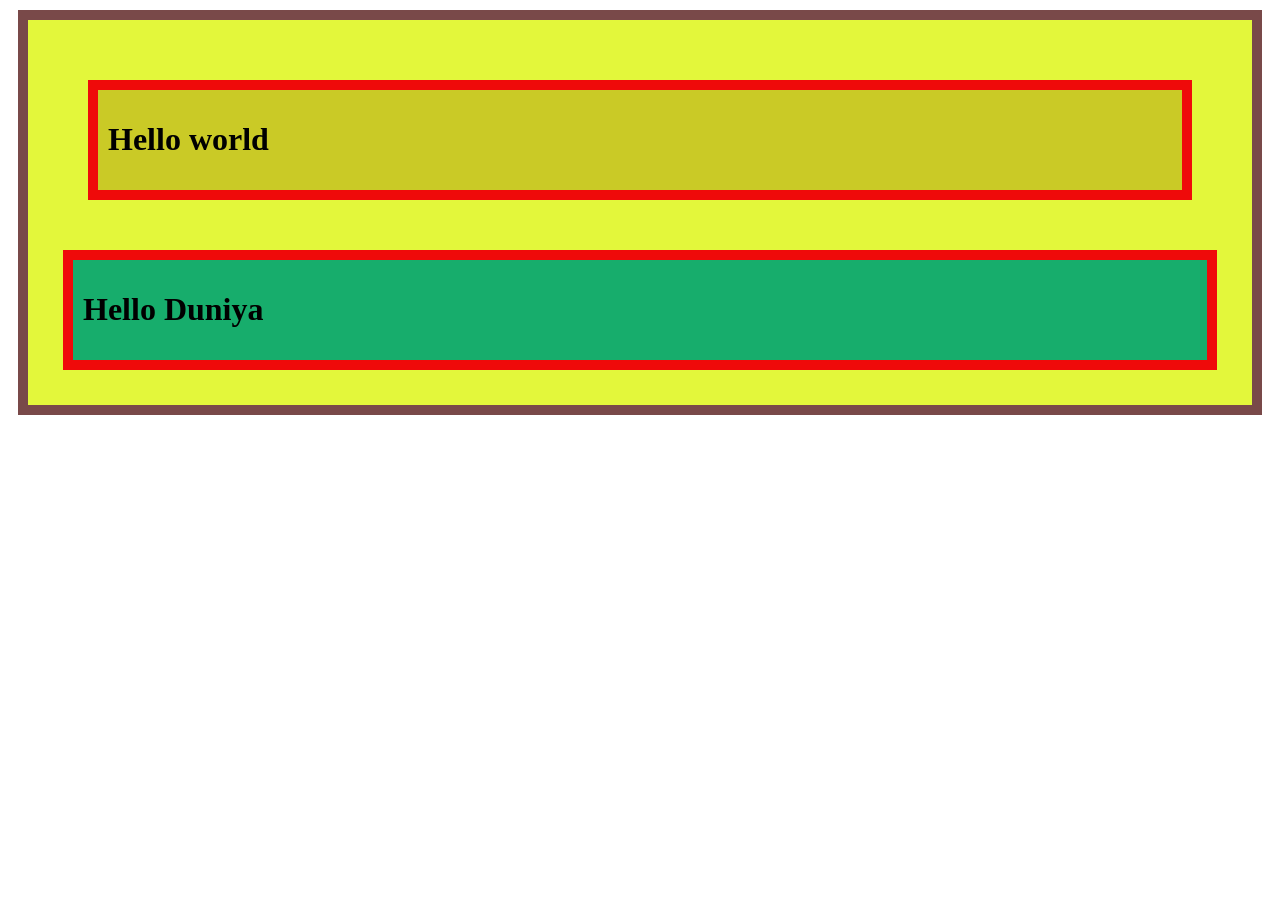
<file: Stuggling4/index2.html>
<!DOCTYPE html>
<html lang="en">
<head>
    <meta charset="UTF-8">
    <meta name="viewport" content="width=device-width, initial-scale=1.0">
    <title>Document</title>
    <style>
        .box {
            Background-color: #ddf50ccd;
            margin: 10px;
            padding: 10px;
            border: 10px solid #794949;
        }
        .box1 {
            background-color: #caca26;
            padding: 10px;
            margin: 50px;
            border: 10px solid #ef0a0a;
        }
        .box2 {
            background-color: #17ad6c;
            padding: 10px;
            margin: 25px;
                        border: 10px solid #ef0a0a;

        }
    </style>
</head>
<body>
    <div class="box">
    <div class="box box1">  
       <h1>           Hello world</h1>
    </div>
    <div class="box box2">
       <h1>           Hello Duniya</h1>
    </div>
    </div>
</body>
</html>
</file>
